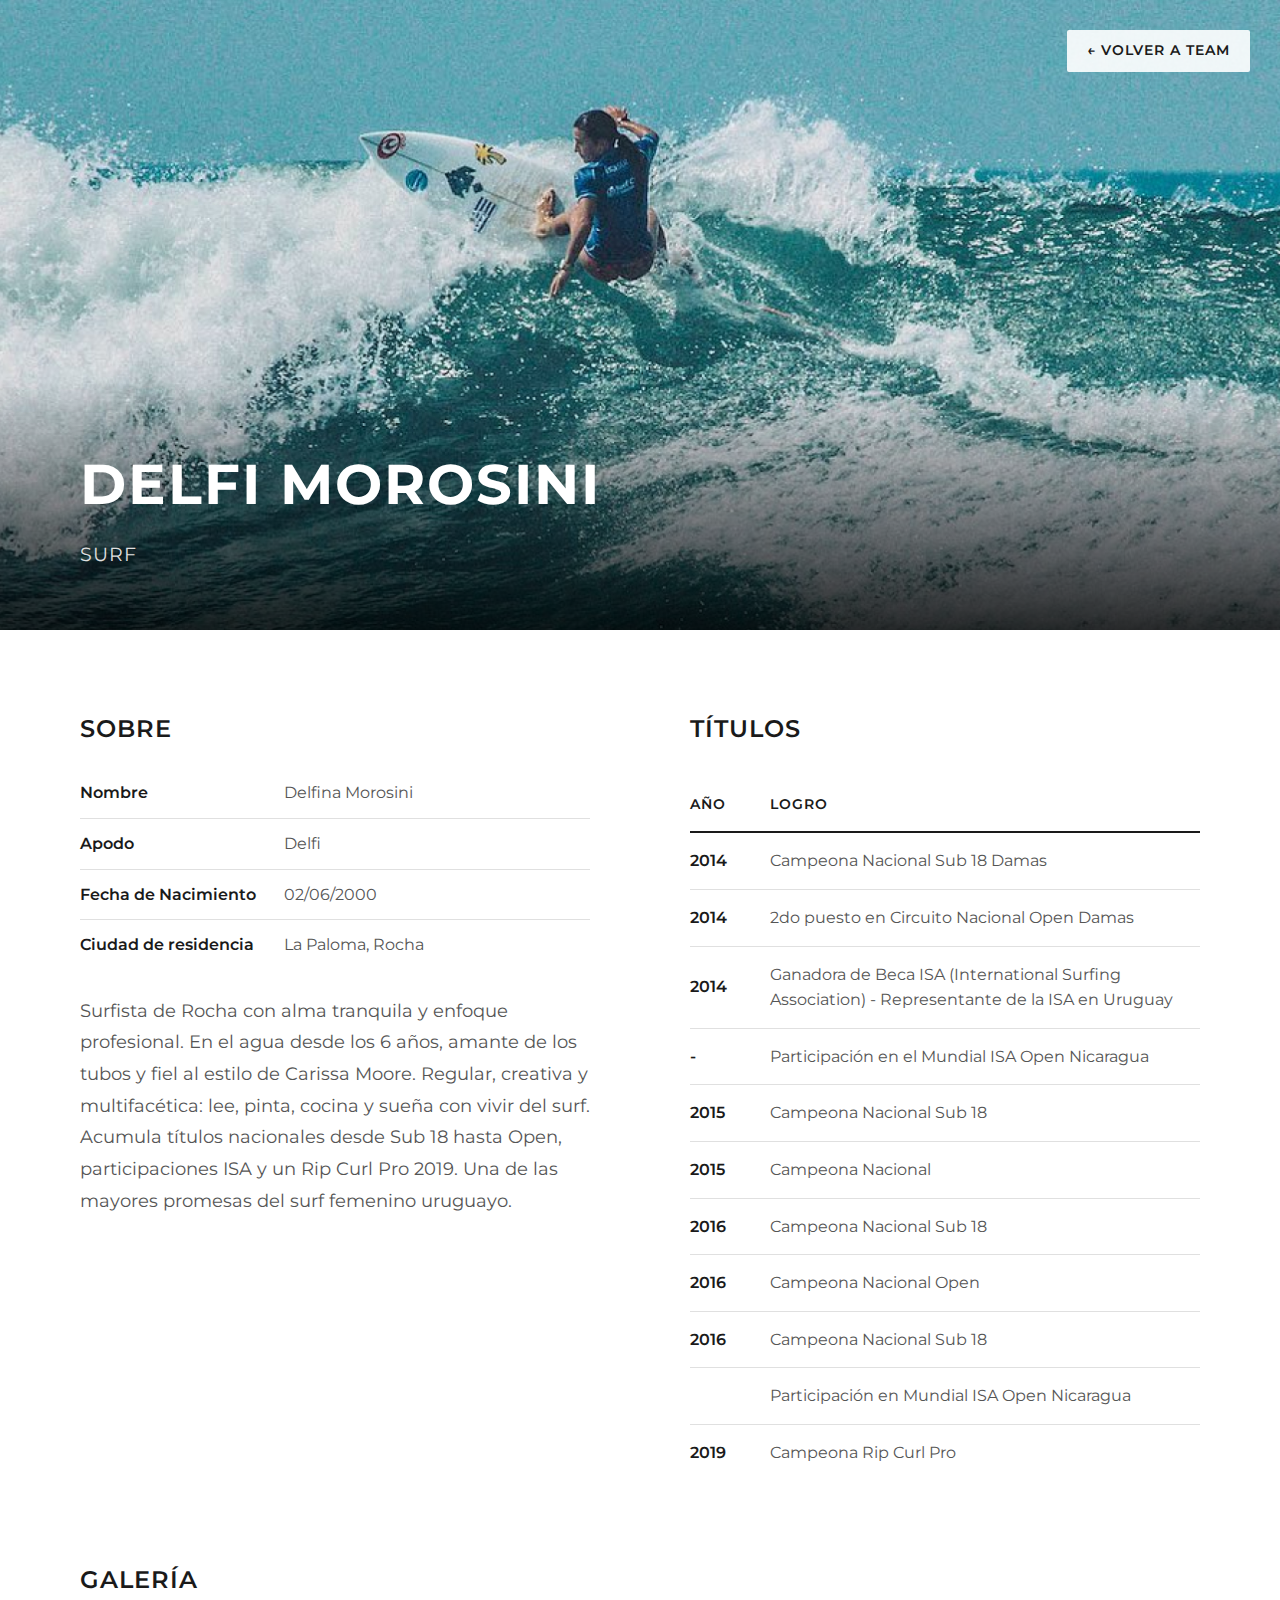
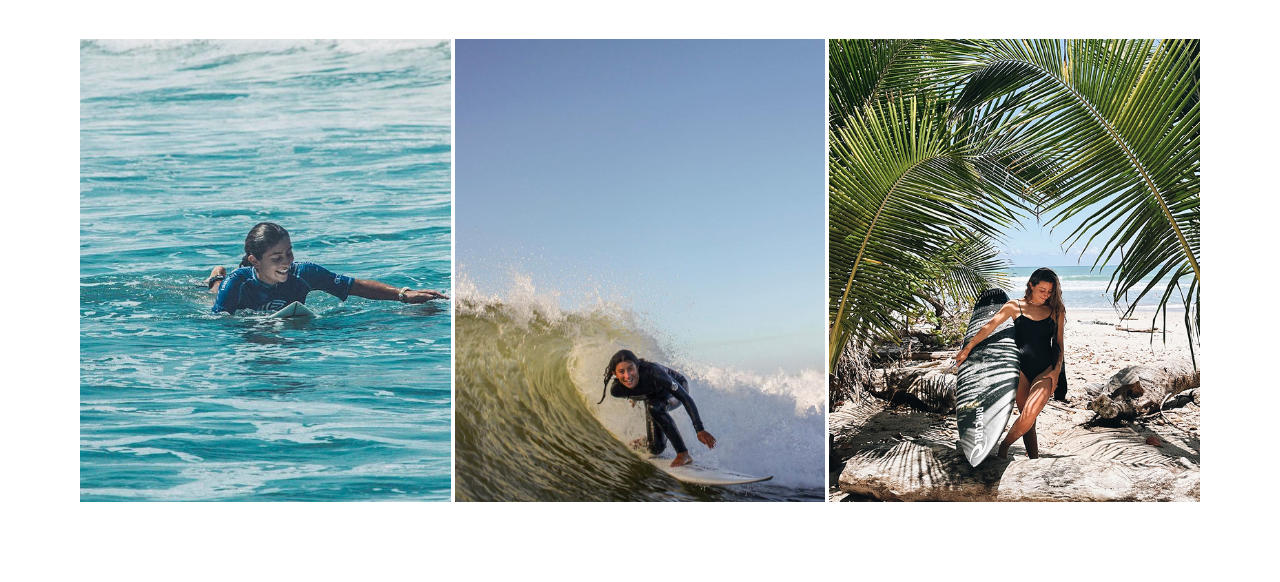
<file: delfi-morosini.html>
<!DOCTYPE html>
<html lang="es">

<head>
    <meta charset="UTF-8">
    <meta name="viewport" content="width=device-width, initial-scale=1.0">
    <title>Delfi Morosini - Team Riders</title>
    <link rel="preconnect" href="https://fonts.googleapis.com">
    <link rel="preconnect" href="https://fonts.gstatic.com" crossorigin>
    <link
        href="https://fonts.googleapis.com/css2?family=Caveat+Brush&family=Google+Sans+Code:ital,wght@0,300..800;1,300..800&family=Montserrat:ital,wght@0,100..900;1,100..900&display=swap"
        rel="stylesheet">
    <link rel="stylesheet" href="css/team-member.css">
</head>

<body>
    <div class="hero-banner">
        <a href="index.html" class="back-to-team">← Volver a Team</a>
        <img src="images/Fotos riders/banners/bannerDelfi.jpg" alt="Delfi Morosini">
        <div class="hero-content">
            <h1 class="hero-name">Delfi Morosini</h1>
            <p class="hero-subtitle">Surf</p>
        </div>
    </div>

    <div class="container">
        <div class="content-section">
            <div class="description-block">
                <h2 class="description-title">Sobre</h2>
                <table class="info-table">
                    <tr>
                        <td>Nombre</td>
                        <td>Delfina Morosini</td>
                    </tr>
                    <tr>
                        <td>Apodo</td>
                        <td>Delfi</td>
                    </tr>
                    <tr>
                        <td>Fecha de Nacimiento</td>
                        <td>02/06/2000</td>
                    </tr>
                    <tr>
                        <td>Ciudad de residencia</td>
                        <td>La Paloma, Rocha</td>
                    </tr>
                </table>
                <p class="description-text">
                    Surfista de Rocha con alma tranquila y enfoque profesional. En el agua desde los 6 años, amante de
                    los tubos y fiel al estilo de Carissa Moore. Regular, creativa y multifacética: lee, pinta, cocina y
                    sueña con vivir del surf. Acumula títulos nacionales desde Sub 18 hasta Open, participaciones ISA y
                    un Rip Curl Pro 2019. Una de las mayores promesas del surf femenino uruguayo.
                </p>
            </div>

            <div class="achievements-block">
                <h2 class="achievements-title">Títulos</h2>
                <table class="achievements-table">
                    <thead>
                        <tr>
                            <th>Año</th>
                            <th>Logro</th>
                        </tr>
                    </thead>
                    <tbody>
                        <tr>
                            <td class="year">2014</td>
                            <td>Campeona Nacional Sub 18 Damas</td>
                        </tr>
                        <tr>
                            <td class="year">2014</td>
                            <td>2do puesto en Circuito Nacional Open Damas</td>
                        </tr>
                        <tr>
                            <td class="year">2014</td>
                            <td>Ganadora de Beca ISA (International Surfing Association) - Representante de la ISA en
                                Uruguay</td>
                        </tr>
                        <tr>
                            <td class="year">-</td>
                            <td>Participación en el Mundial ISA Open Nicaragua</td>
                        </tr>
                        <tr>
                            <td class="year">2015</td>
                            <td>Campeona Nacional Sub 18</td>
                        </tr>
                        <tr>
                            <td class="year">2015</td>
                            <td>Campeona Nacional</td>
                        </tr>
                        <tr>
                            <td class="year">2016</td>
                            <td>Campeona Nacional Sub 18</td>
                        </tr>
                        <tr>
                            <td class="year">2016</td>
                            <td>Campeona Nacional Open</td>
                        </tr>
                        <tr>
                            <td class="year">2016</td>
                            <td>Campeona Nacional Sub 18</td>
                        </tr>
                        <tr>
                            <td class="year"></td>
                            <td>Participación en Mundial ISA Open Nicaragua</td>
                        </tr>
                        <tr>
                            <td class="year">2019</td>
                            <td>Campeona Rip Curl Pro</td>
                        </tr>
                    </tbody>
                </table>
            </div>
        </div>

        <div class="gallery-section">
            <h2 class="gallery-title">Galería</h2>
            <div class="gallery-grid">
                <div class="gallery-item">
                    <img src="images/Fotos riders/fotosDelfi/197508997_485305389426371_8061694910525767740_n.jpg"
                        alt="Delfi Morosini">
                </div>
                <div class="gallery-item">
                    <img src="images/Fotos riders/fotosDelfi/408286814_1021252745824861_4361326167896370594_n.jpg"
                        alt="Delfi Morosini">
                </div>
                <div class="gallery-item">
                    <img src="images/Fotos riders/fotosDelfi/541224650_18522742039061880_962252763311468122_n 1 (5).jpg"
                        alt="Delfi Morosini">
                </div>
            </div>
        </div>
    </div>
</body>

</html>
</file>
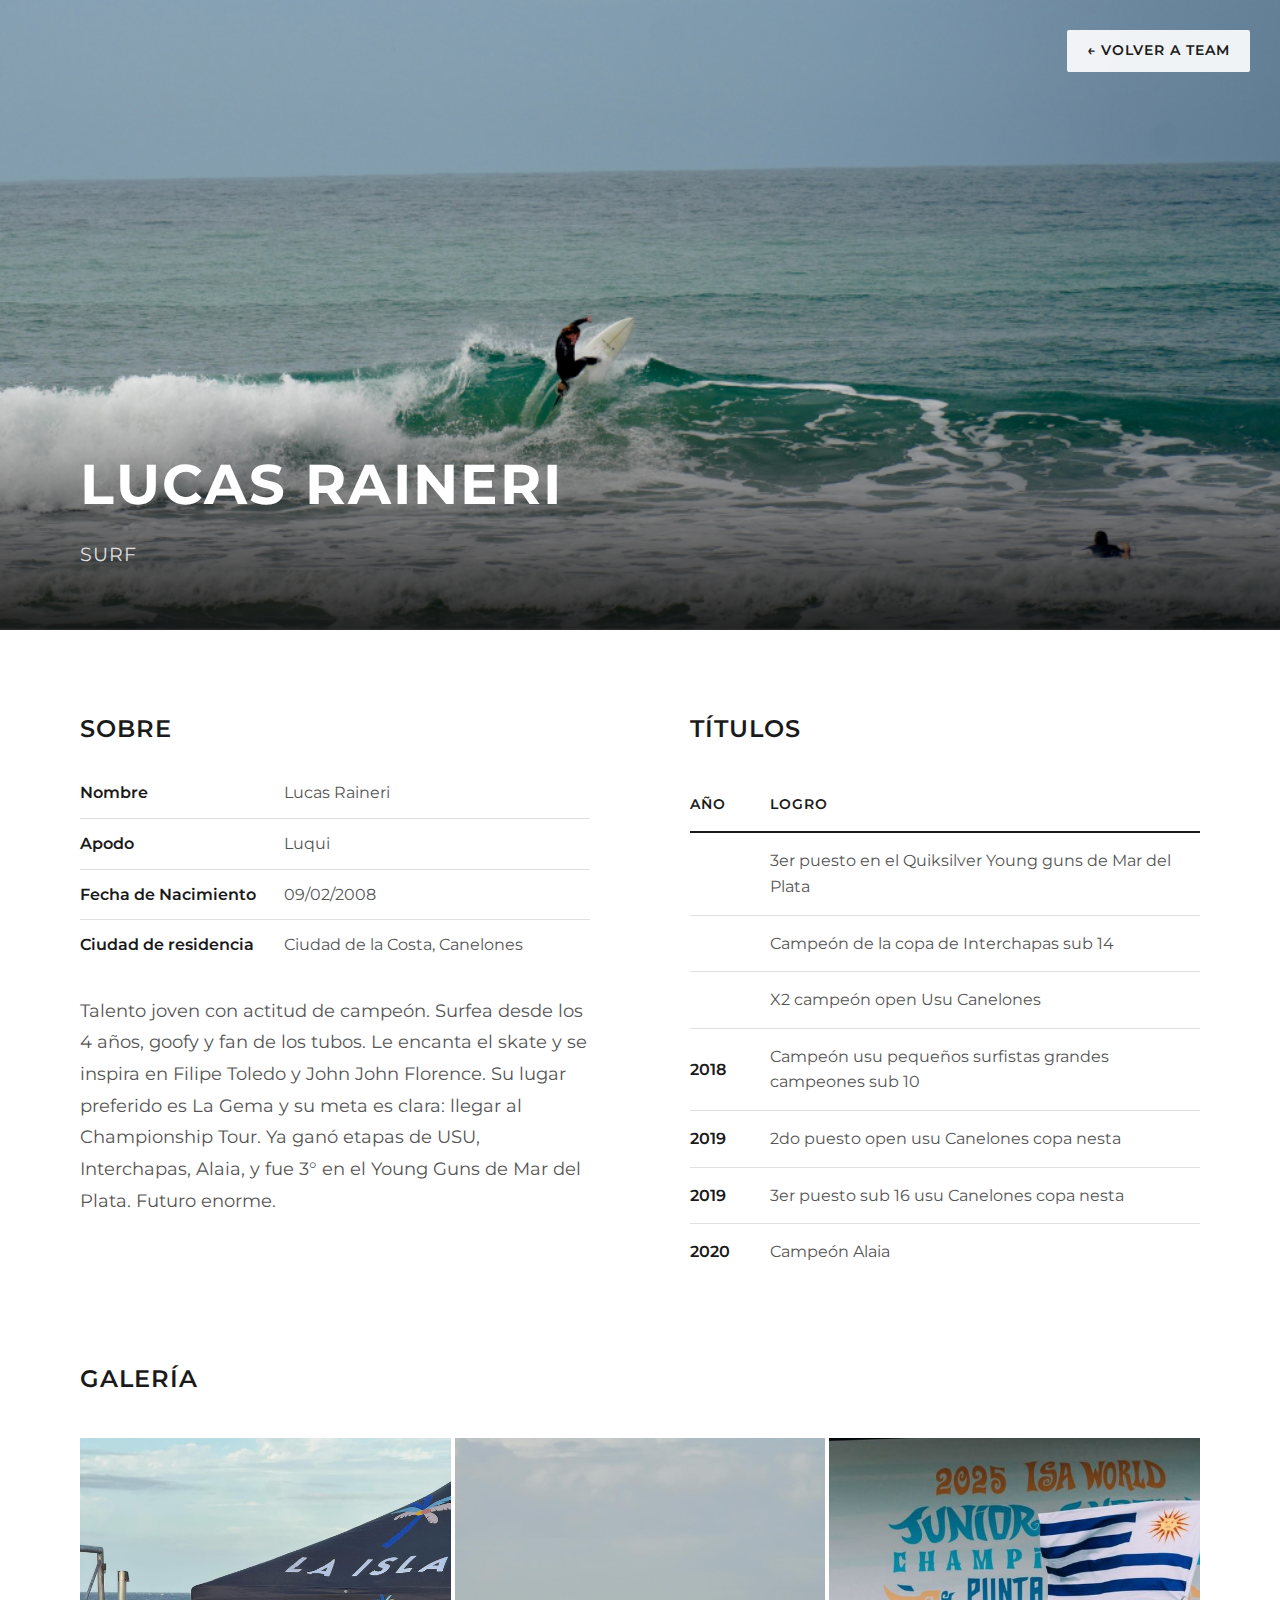
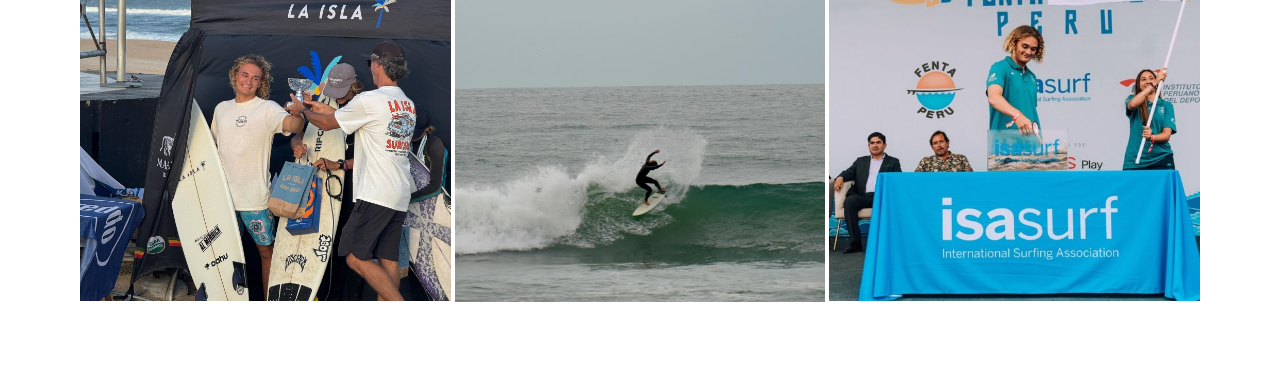
<file: lucas-raineri.html>
<!DOCTYPE html>
<html lang="es">

<head>
    <meta charset="UTF-8">
    <meta name="viewport" content="width=device-width, initial-scale=1.0">
    <title>Lucas Raineri - Team Riders</title>
    <link rel="preconnect" href="https://fonts.googleapis.com">
    <link rel="preconnect" href="https://fonts.gstatic.com" crossorigin>
    <link
        href="https://fonts.googleapis.com/css2?family=Caveat+Brush&family=Google+Sans+Code:ital,wght@0,300..800;1,300..800&family=Montserrat:ital,wght@0,100..900;1,100..900&display=swap"
        rel="stylesheet">
    <link rel="stylesheet" href="css/team-member.css">
</head>

<body>
    <div class="hero-banner">
        <a href="index.html" class="back-to-team">← Volver a Team</a>
        <img src="images/Fotos riders/banners/bannerLucas.jpg" alt="Lucas Raineri">
        <div class="hero-content">
            <h1 class="hero-name">Lucas Raineri</h1>
            <p class="hero-subtitle">Surf</p>
        </div>
    </div>

    <div class="container">
        <div class="content-section">
            <div class="description-block">
                <h2 class="description-title">Sobre</h2>
                <table class="info-table">
                    <tr>
                        <td>Nombre</td>
                        <td>Lucas Raineri</td>
                    </tr>
                    <tr>
                        <td>Apodo</td>
                        <td>Luqui</td>
                    </tr>
                    <tr>
                        <td>Fecha de Nacimiento</td>
                        <td>09/02/2008</td>
                    </tr>
                    <tr>
                        <td>Ciudad de residencia</td>
                        <td>Ciudad de la Costa, Canelones</td>
                    </tr>
                </table>
                <p class="description-text">
                    Talento joven con actitud de campeón. Surfea desde los 4 años, goofy y fan de los tubos. Le encanta
                    el skate y se inspira en Filipe Toledo y John John Florence. Su lugar preferido es La Gema y su meta
                    es clara: llegar al Championship Tour. Ya ganó etapas de USU, Interchapas, Alaia, y fue 3° en el
                    Young Guns de Mar del Plata. Futuro enorme.
                </p>
            </div>

            <div class="achievements-block">
                <h2 class="achievements-title">Títulos</h2>
                <table class="achievements-table">
                    <thead>
                        <tr>
                            <th>Año</th>
                            <th>Logro</th>
                        </tr>
                    </thead>
                    <tbody>
                        <tr>
                            <td class="year"></td>
                            <td>3er puesto en el Quiksilver Young guns de Mar del Plata</td>
                        </tr>
                        <tr>
                            <td class="year"></td>
                            <td>Campeón de la copa de Interchapas sub 14</td>
                        </tr>
                        <tr>
                            <td class="year"></td>
                            <td>X2 campeón open Usu Canelones</td>
                        </tr>

                        <tr>
                            <td class="year">2018</td>
                            <td>Campeón usu pequeños surfistas grandes campeones sub 10</td>
                        </tr>
                        <tr>
                            <td class="year">2019</td>
                            <td>2do puesto open usu Canelones copa nesta</td>
                        </tr>
                        <tr>
                            <td class="year">2019</td>
                            <td>3er puesto sub 16 usu Canelones copa nesta</td>
                        </tr>
                        <tr>
                            <td class="year">2020</td>
                            <td>Campeón Alaia</td>
                        </tr>
                    </tbody>
                </table>
            </div>
        </div>

        <div class="gallery-section">
            <h2 class="gallery-title">Galería</h2>
            <div class="gallery-grid">
                <div class="gallery-item">
                    <img src="images/Fotos riders/fotosLucas/485064386_18305511844234106_1435051770971562557_n.jpg"
                        alt="Lucas Raineri">
                </div>
                <div class="gallery-item">
                    <img src="images/Fotos riders/fotosLucas/539004386_18323735101234106_2796422226357487573_n.jpg"
                        alt="Lucas Raineri">
                </div>
                <div class="gallery-item">
                    <img src="images/Fotos riders/fotosLucas/590411732_18338631151234106_4499763715606417067_n.jpg"
                        alt="Lucas Raineri">
                </div>
            </div>
        </div>
    </div>
</body>

</html>
</file>
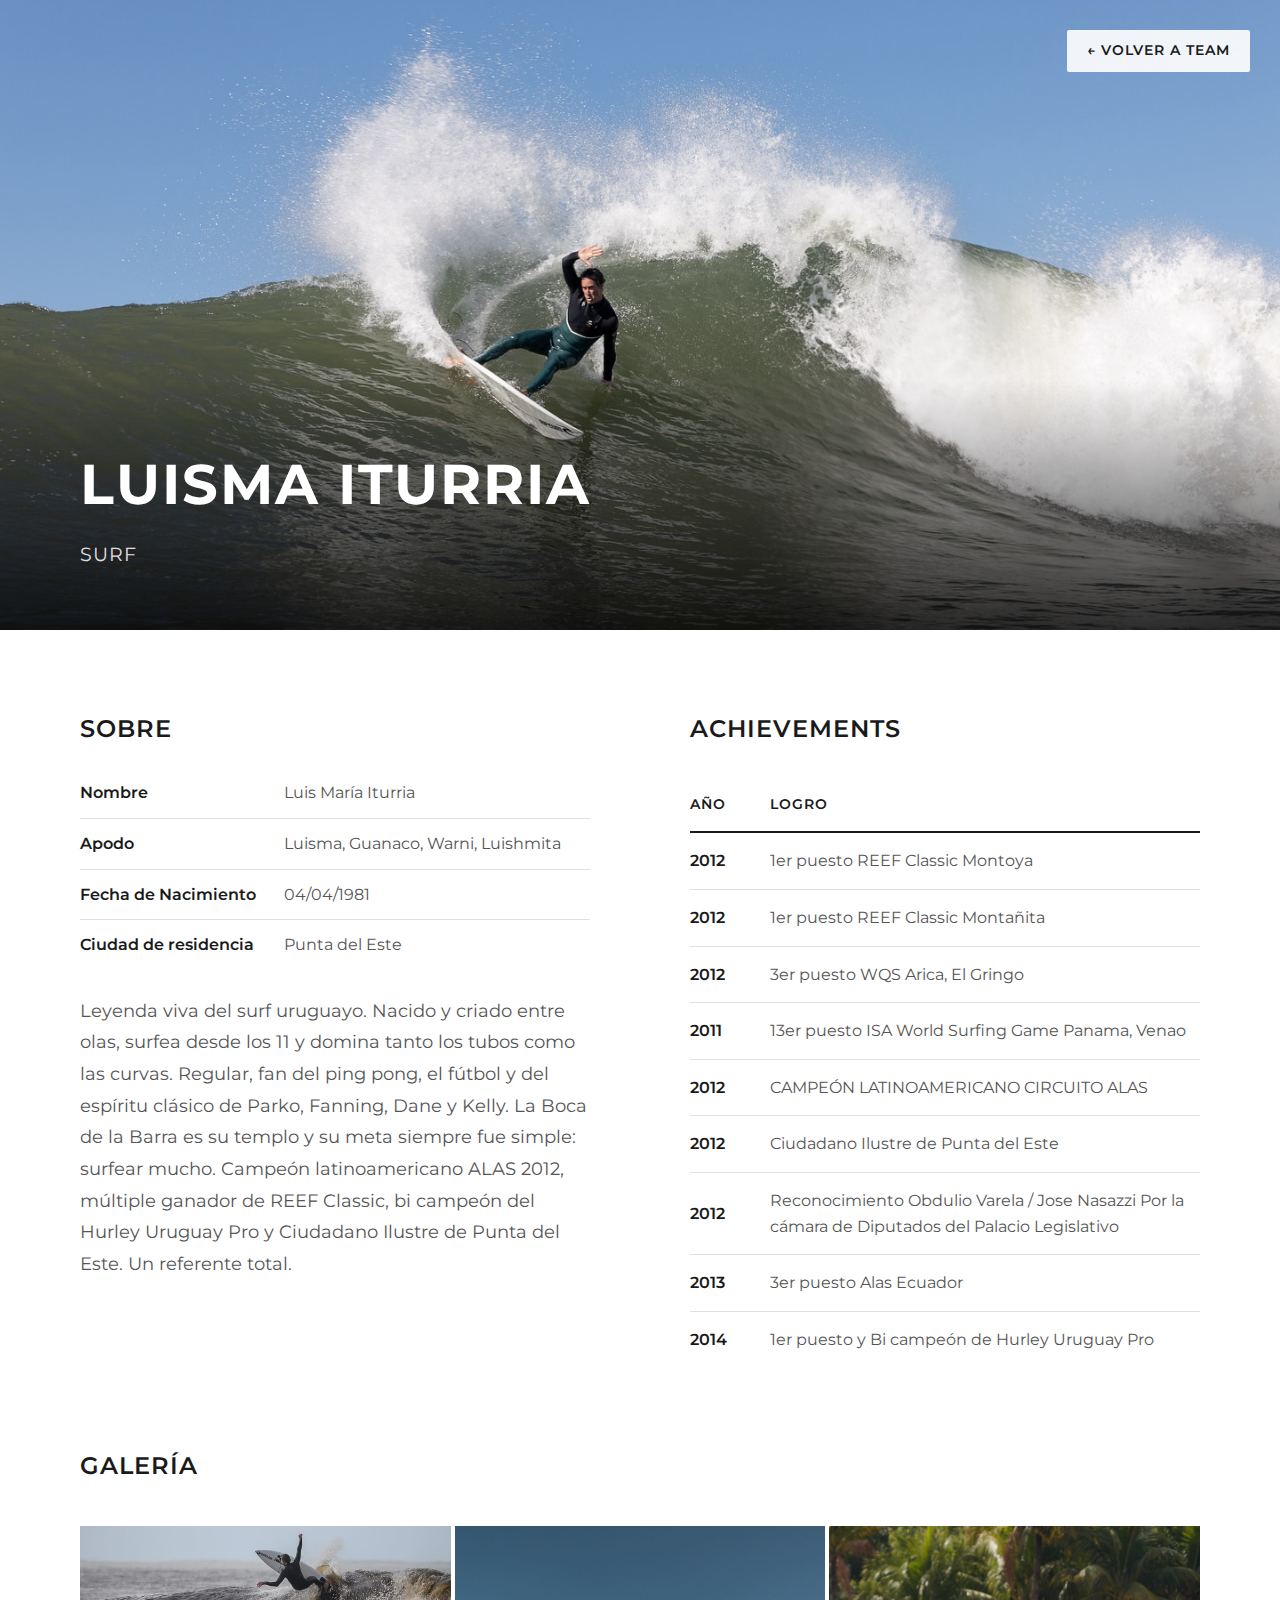
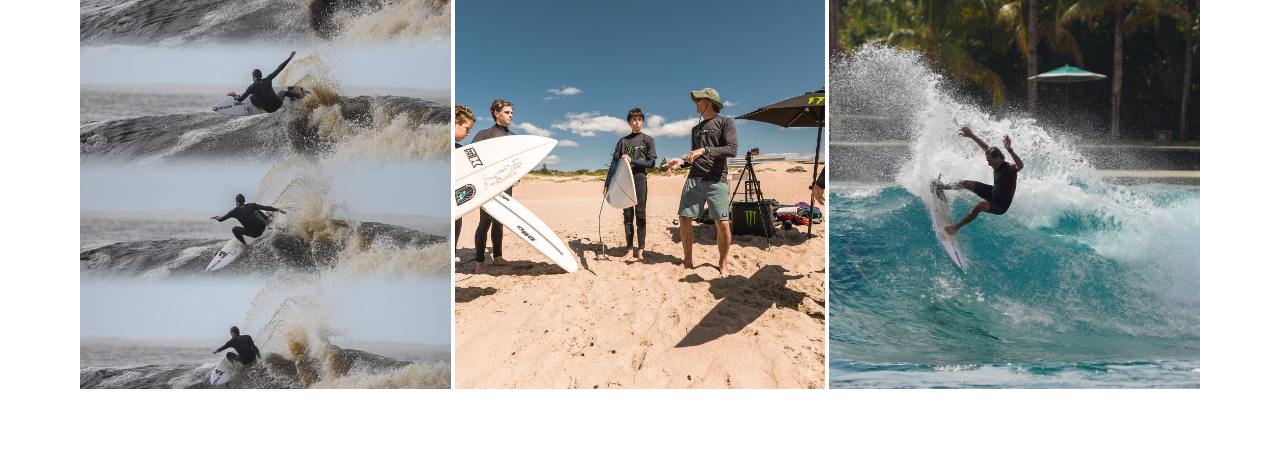
<file: luisma-iturria.html>
<!DOCTYPE html>
<html lang="es">

<head>
    <meta charset="UTF-8">
    <meta name="viewport" content="width=device-width, initial-scale=1.0">
    <title>Luisma Iturria - Team Riders</title>
    <link rel="preconnect" href="https://fonts.googleapis.com">
    <link rel="preconnect" href="https://fonts.gstatic.com" crossorigin>
    <link
        href="https://fonts.googleapis.com/css2?family=Caveat+Brush&family=Google+Sans+Code:ital,wght@0,300..800;1,300..800&family=Montserrat:ital,wght@0,100..900;1,100..900&display=swap"
        rel="stylesheet">
    <link rel="stylesheet" href="css/team-member.css">
</head>

<body>
    <!-- Banner principal -->
    <div class="hero-banner">
        <a href="index.html" class="back-to-team">← Volver a Team</a>
        <img src="images/Fotos riders/banners/bannerLuisma.jpg" alt="Luisma Iturria">
        <div class="hero-content">
            <h1 class="hero-name">Luisma Iturria</h1>
            <p class="hero-subtitle">Surf</p>
        </div>
    </div>

    <!-- Contenedor principal -->
    <div class="container">
        <!-- Sección de dos columnas -->
        <div class="content-section">
            <!-- Columna izquierda: Descripción -->
            <div class="description-block">
                <h2 class="description-title">Sobre</h2>
                <table class="info-table">
                    <tr>
                        <td>Nombre</td>
                        <td>Luis María Iturria</td>
                    </tr>
                    <tr>
                        <td>Apodo</td>
                        <td>Luisma, Guanaco, Warni, Luishmita</td>
                    </tr>
                    <tr>
                        <td>Fecha de Nacimiento</td>
                        <td>04/04/1981</td>
                    </tr>
                    <tr>
                        <td>Ciudad de residencia</td>
                        <td>Punta del Este</td>
                    </tr>
                </table>
                <p class="description-text">
                    Leyenda viva del surf uruguayo. Nacido y criado entre olas, surfea desde los 11 y domina tanto los
                    tubos como las curvas. Regular, fan del ping pong, el fútbol y del espíritu clásico de Parko,
                    Fanning, Dane y Kelly. La Boca de la Barra es su templo y su meta siempre fue simple: surfear mucho.
                    Campeón latinoamericano ALAS 2012, múltiple ganador de REEF Classic, bi campeón del Hurley Uruguay
                    Pro y Ciudadano Ilustre de Punta del Este. Un referente total.
                </p>
            </div>

            <!-- Columna derecha: Achievements -->
            <div class="achievements-block">
                <h2 class="achievements-title">Achievements</h2>
                <table class="achievements-table">
                    <thead>
                        <tr>
                            <th>Año</th>
                            <th>Logro</th>
                        </tr>
                    </thead>
                    <tbody>
                        <tr>
                            <td class="year">2012</td>
                            <td>1er puesto REEF Classic Montoya</td>
                        </tr>
                        <tr>
                            <td class="year">2012</td>
                            <td>1er puesto REEF Classic Montañita</td>
                        </tr>
                        <tr>
                            <td class="year">2012</td>
                            <td>3er puesto WQS Arica, El Gringo</td>
                        </tr>
                        <tr>
                            <td class="year">2011</td>
                            <td>13er puesto ISA World Surfing Game Panama, Venao</td>
                        </tr>
                        <tr>
                            <td class="year">2012</td>
                            <td>CAMPEÓN LATINOAMERICANO CIRCUITO ALAS</td>
                        </tr>
                        <tr>
                            <td class="year">2012</td>
                            <td>Ciudadano Ilustre de Punta del Este</td>
                        </tr>
                        <tr>
                            <td class="year">2012</td>
                            <td>Reconocimiento Obdulio Varela / Jose Nasazzi Por la cámara de Diputados del Palacio
                                Legislativo</td>
                        </tr>
                        <tr>
                            <td class="year">2013</td>
                            <td>3er puesto Alas Ecuador</td>
                        </tr>
                        <tr>
                            <td class="year">2014</td>
                            <td>1er puesto y Bi campeón de Hurley Uruguay Pro</td>
                        </tr>
                    </tbody>
                </table>
            </div>
        </div>

        <!-- Galería de fotos -->
        <div class="gallery-section">
            <h2 class="gallery-title">Galería</h2>
            <div class="gallery-grid">
                <div class="gallery-item">
                    <img src="images/Fotos riders/fotosLuisma/436540399_409327965311817_6834716693054078285_n.jpg"
                        alt="Luisma Iturria">
                </div>
                <div class="gallery-item">
                    <img src="images/Fotos riders/fotosLuisma/468879123_18469382863045299_7319050985812629607_n.jpg"
                        alt="Luisma Iturria">
                </div>
                <div class="gallery-item">
                    <img src="images/Fotos riders/fotosLuisma/499378333_18501839665045299_3172476259613430087_n.jpg"
                        alt="Luisma Iturria">
                </div>
            </div>
        </div>
    </div>
</body>

</html>
</file>
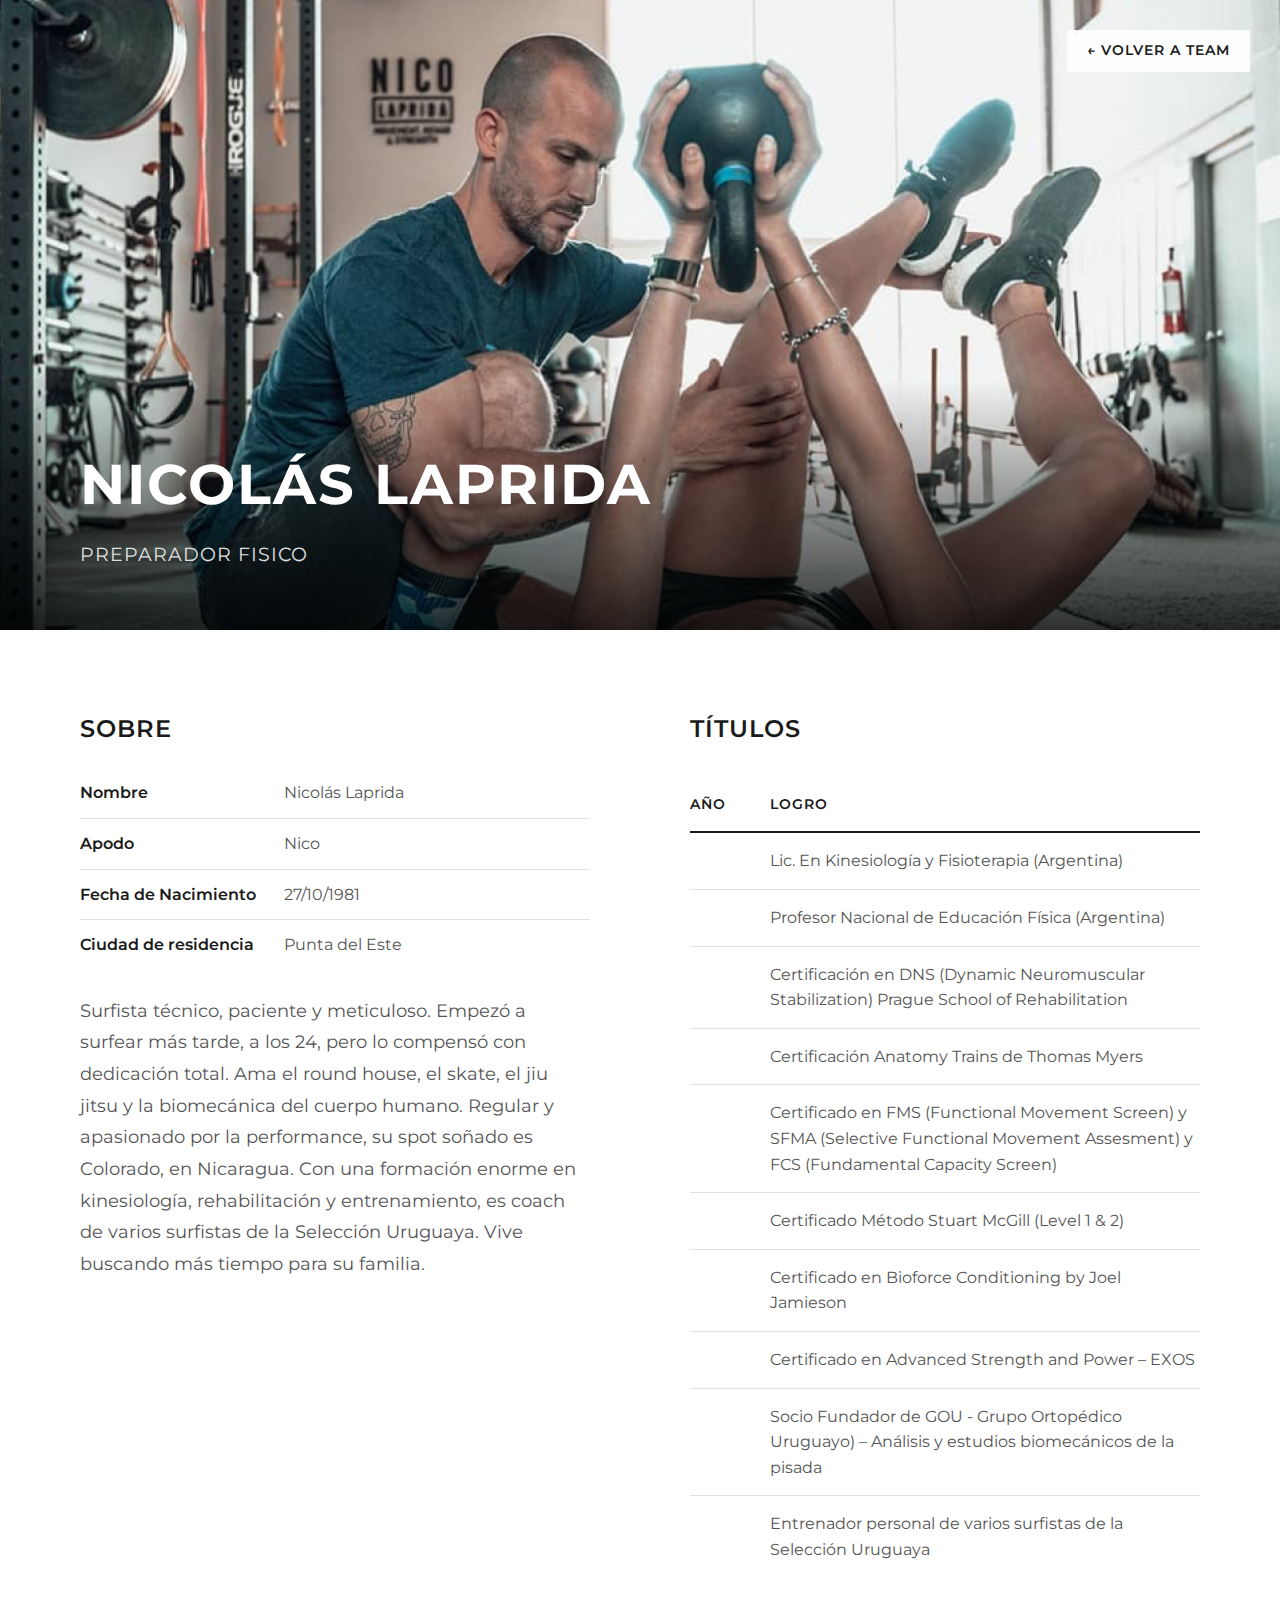
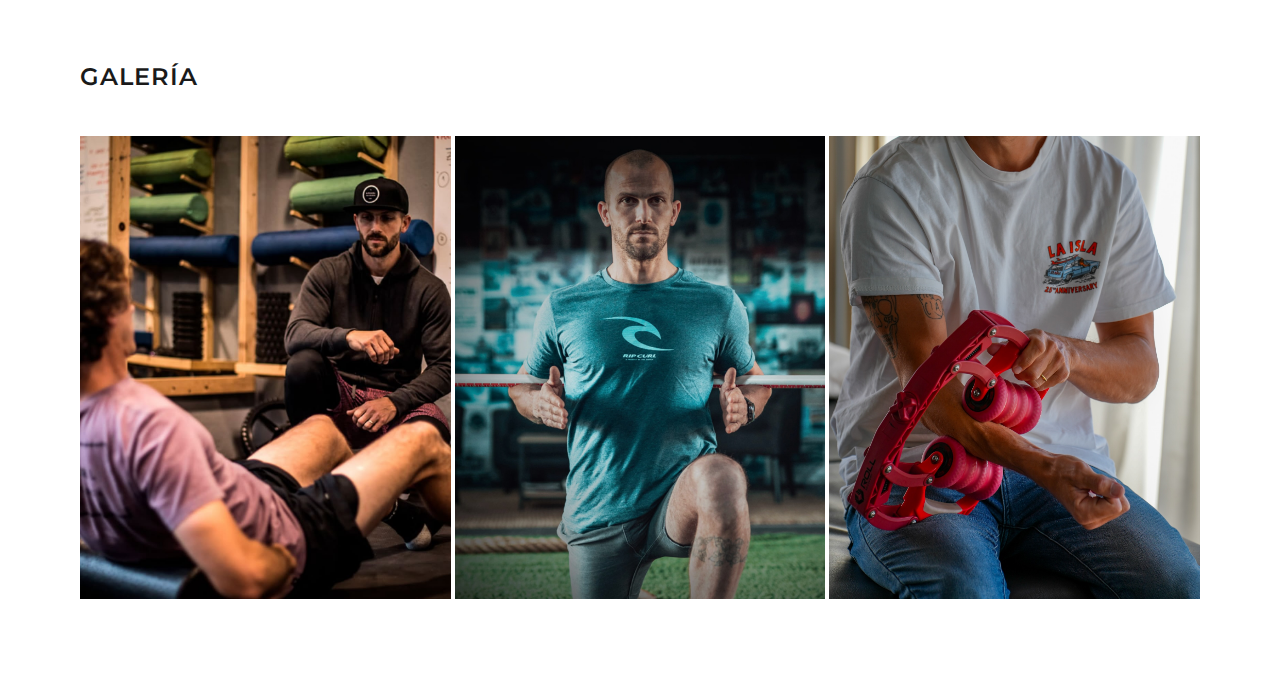
<file: nicolas-laprida.html>
<!DOCTYPE html>
<html lang="es">

<head>
    <meta charset="UTF-8">
    <meta name="viewport" content="width=device-width, initial-scale=1.0">
    <title>Nicolás Laprida - Team Riders</title>
    <link rel="preconnect" href="https://fonts.googleapis.com">
    <link rel="preconnect" href="https://fonts.gstatic.com" crossorigin>
    <link
        href="https://fonts.googleapis.com/css2?family=Caveat+Brush&family=Google+Sans+Code:ital,wght@0,300..800;1,300..800&family=Montserrat:ital,wght@0,100..900;1,100..900&display=swap"
        rel="stylesheet">
    <link rel="stylesheet" href="css/team-member.css">
</head>

<body>
    <div class="hero-banner">
        <a href="index.html" class="back-to-team">← Volver a Team</a>
        <img src="images/Fotos riders/banners/bannerNico.jpg" alt="Nicolás Laprida">
        <div class="hero-content">
            <h1 class="hero-name">Nicolás Laprida</h1>
            <p class="hero-subtitle">Preparador Fisico</p>
        </div>
    </div>

    <div class="container">
        <div class="content-section">
            <div class="description-block">
                <h2 class="description-title">Sobre</h2>
                <table class="info-table">
                    <tr>
                        <td>Nombre</td>
                        <td>Nicolás Laprida</td>
                    </tr>
                    <tr>
                        <td>Apodo</td>
                        <td>Nico</td>
                    </tr>
                    <tr>
                        <td>Fecha de Nacimiento</td>
                        <td>27/10/1981</td>
                    </tr>
                    <tr>
                        <td>Ciudad de residencia</td>
                        <td>Punta del Este</td>
                    </tr>
                </table>
                <p class="description-text">
                    Surfista técnico, paciente y meticuloso. Empezó a surfear más tarde, a los 24, pero lo compensó con
                    dedicación total. Ama el round house, el skate, el jiu jitsu y la biomecánica del cuerpo humano.
                    Regular y apasionado por la performance, su spot soñado es Colorado, en Nicaragua. Con una formación
                    enorme en kinesiología, rehabilitación y entrenamiento, es coach de varios surfistas de la Selección
                    Uruguaya. Vive buscando más tiempo para su familia.
                </p>
            </div>

            <div class="achievements-block">
                <h2 class="achievements-title">Títulos</h2>
                <table class="achievements-table">
                    <thead>
                        <tr>
                            <th>Año</th>
                            <th>Logro</th>
                        </tr>
                    </thead>
                    <tbody>
                        <tr>
                            <td class="year"></td>
                            <td>Lic. En Kinesiología y Fisioterapia (Argentina)</td>
                        </tr>
                        <tr>
                            <td class="year"></td>
                            <td>Profesor Nacional de Educación Física (Argentina)</td>
                        </tr>
                        <tr>
                            <td class="year"></td>
                            <td>Certificación en DNS (Dynamic Neuromuscular Stabilization) Prague School of
                                Rehabilitation</td>
                        </tr>
                        <tr>
                            <td class="year"></td>
                            <td>Certificación Anatomy Trains de Thomas Myers</td>
                        </tr>
                        <tr>
                            <td class="year"></td>
                            <td>Certificado en FMS (Functional Movement Screen) y SFMA (Selective Functional Movement
                                Assesment) y FCS (Fundamental Capacity Screen)</td>
                        </tr>
                        <tr>
                            <td class="year"></td>
                            <td>Certificado Método Stuart McGill (Level 1 & 2)</td>
                        </tr>
                        <tr>
                            <td class="year"></td>
                            <td>Certificado en Bioforce Conditioning by Joel Jamieson</td>
                        </tr>
                        <tr>
                            <td class="year"></td>
                            <td>Certificado en Advanced Strength and Power – EXOS</td>
                        </tr>
                        <tr>
                            <td class="year"></td>
                            <td>Socio Fundador de GOU - Grupo Ortopédico Uruguayo) – Análisis y estudios biomecánicos de
                                la pisada</td>
                        </tr>
                        <tr>
                            <td class="year"></td>
                            <td>Entrenador personal de varios surfistas de la Selección Uruguaya</td>
                        </tr>
                    </tbody>
                </table>
            </div>
        </div>

        <div class="gallery-section">
            <h2 class="gallery-title">Galería</h2>
            <div class="gallery-grid">
                <div class="gallery-item">
                    <img src="images/Fotos riders/fotosNicolas/522244611_18034417511672172_2992376541857566319_n.jpg"
                        alt="Nicolás Laprida">
                </div>
                <div class="gallery-item">
                    <img src="images/Fotos riders/fotosNicolas/552910243_18041242595672172_7664779222472701801_n.jpg"
                        alt="Nicolás Laprida">
                </div>
                <div class="gallery-item">
                    <img src="images/Fotos riders/fotosNicolas/588951662_18546880687030336_8080227614291138640_n.jpg"
                        alt="Nicolás Laprida">
                </div>
            </div>
        </div>
    </div>
</body>

</html>
</file>
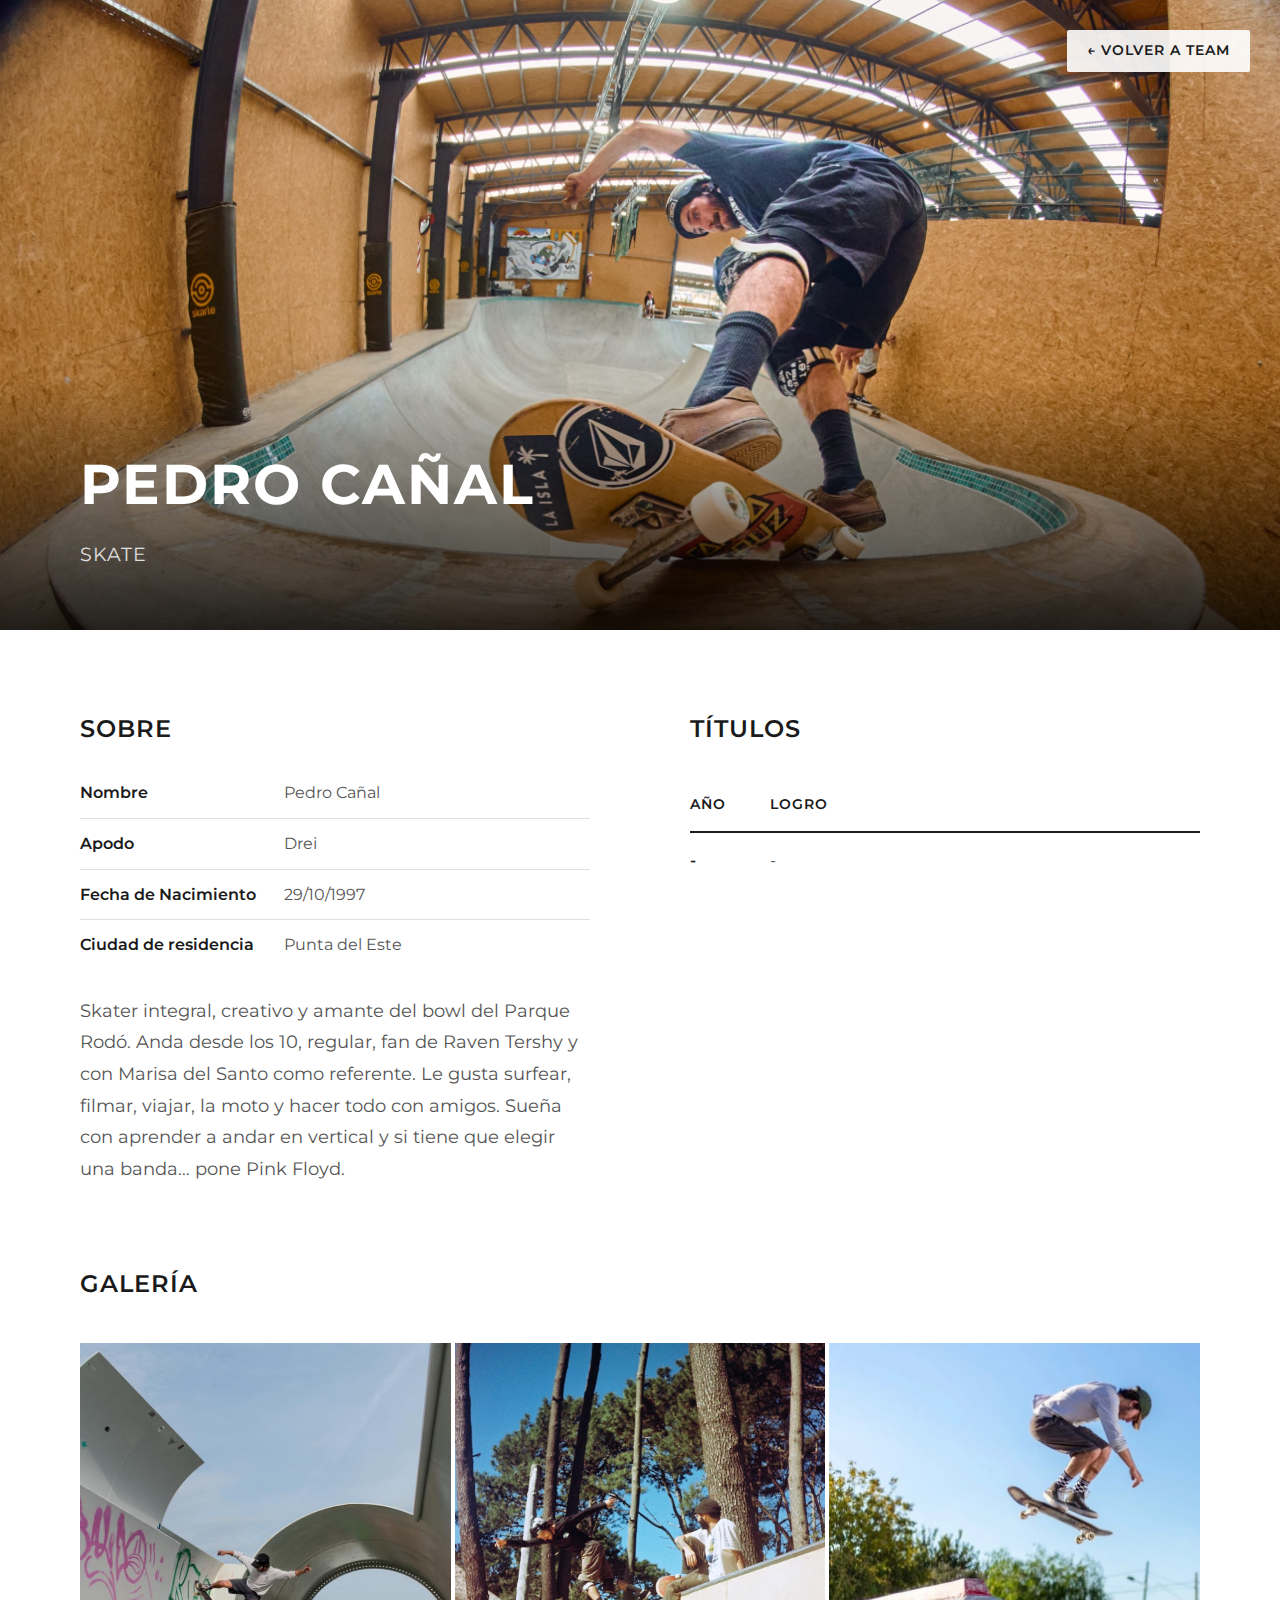
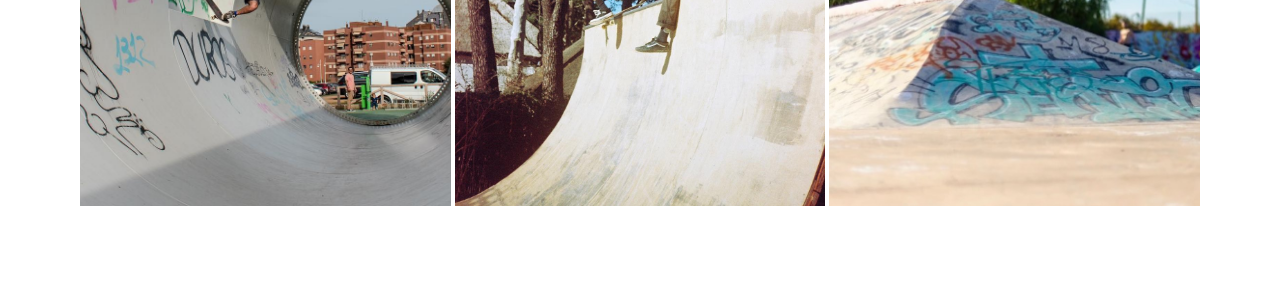
<file: pedro-canal.html>
<!DOCTYPE html>
<html lang="es">

<head>
    <meta charset="UTF-8">
    <meta name="viewport" content="width=device-width, initial-scale=1.0">
    <title>Pedro Cañal - Team Riders</title>
    <link rel="preconnect" href="https://fonts.googleapis.com">
    <link rel="preconnect" href="https://fonts.gstatic.com" crossorigin>
    <link
        href="https://fonts.googleapis.com/css2?family=Caveat+Brush&family=Google+Sans+Code:ital,wght@0,300..800;1,300..800&family=Montserrat:ital,wght@0,100..900;1,100..900&display=swap"
        rel="stylesheet">
    <link rel="stylesheet" href="css/team-member.css">
</head>

<body>
    <div class="hero-banner">
        <a href="index.html" class="back-to-team">← Volver a Team</a>
        <img src="images/Fotos riders/banners/bannerPedro.jpg" alt="Pedro Cañal">
        <div class="hero-content">
            <h1 class="hero-name">Pedro Cañal</h1>
            <p class="hero-subtitle">Skate</p>
        </div>
    </div>

    <div class="container">
        <div class="content-section">
            <div class="description-block">
                <h2 class="description-title">Sobre</h2>
                <table class="info-table">
                    <tr>
                        <td>Nombre</td>
                        <td>Pedro Cañal</td>
                    </tr>
                    <tr>
                        <td>Apodo</td>
                        <td>Drei</td>
                    </tr>
                    <tr>
                        <td>Fecha de Nacimiento</td>
                        <td>29/10/1997</td>
                    </tr>
                    <tr>
                        <td>Ciudad de residencia</td>
                        <td>Punta del Este</td>
                    </tr>
                </table>
                <p class="description-text">
                    Skater integral, creativo y amante del bowl del Parque Rodó. Anda desde los 10, regular, fan de
                    Raven Tershy y con Marisa del Santo como referente. Le gusta surfear, filmar, viajar, la moto y
                    hacer todo con amigos. Sueña con aprender a andar en vertical y si tiene que elegir una banda… pone
                    Pink Floyd.
                </p>
            </div>

            <div class="achievements-block">
                <h2 class="achievements-title">Títulos</h2>
                <table class="achievements-table">
                    <thead>
                        <tr>
                            <th>Año</th>
                            <th>Logro</th>
                        </tr>
                    </thead>
                    <tbody>
                        <tr>
                            <td class="year">-</td>
                            <td>-</td>
                        </tr>
                    </tbody>
                </table>
            </div>
        </div>

        <div class="gallery-section">
            <h2 class="gallery-title">Galería</h2>
            <div class="gallery-grid">
                <div class="gallery-item">
                    <img src="images/Fotos riders/fotosPedro/396800598_1783306435462316_3892346001267570213_n.jpg"
                        alt="Pedro Cañal">
                </div>
                <div class="gallery-item">
                    <img src="images/Fotos riders/fotosPedro/467390513_926501202730842_3879279677406590123_n.jpg"
                        alt="Pedro Cañal">
                </div>
                <div class="gallery-item">
                    <img src="images/Fotos riders/fotosPedro/467429863_1729367797851117_7869910260350315302_n.jpg"
                        alt="Pedro Cañal">
                </div>
            </div>
        </div>
    </div>
</body>

</html>
</file>
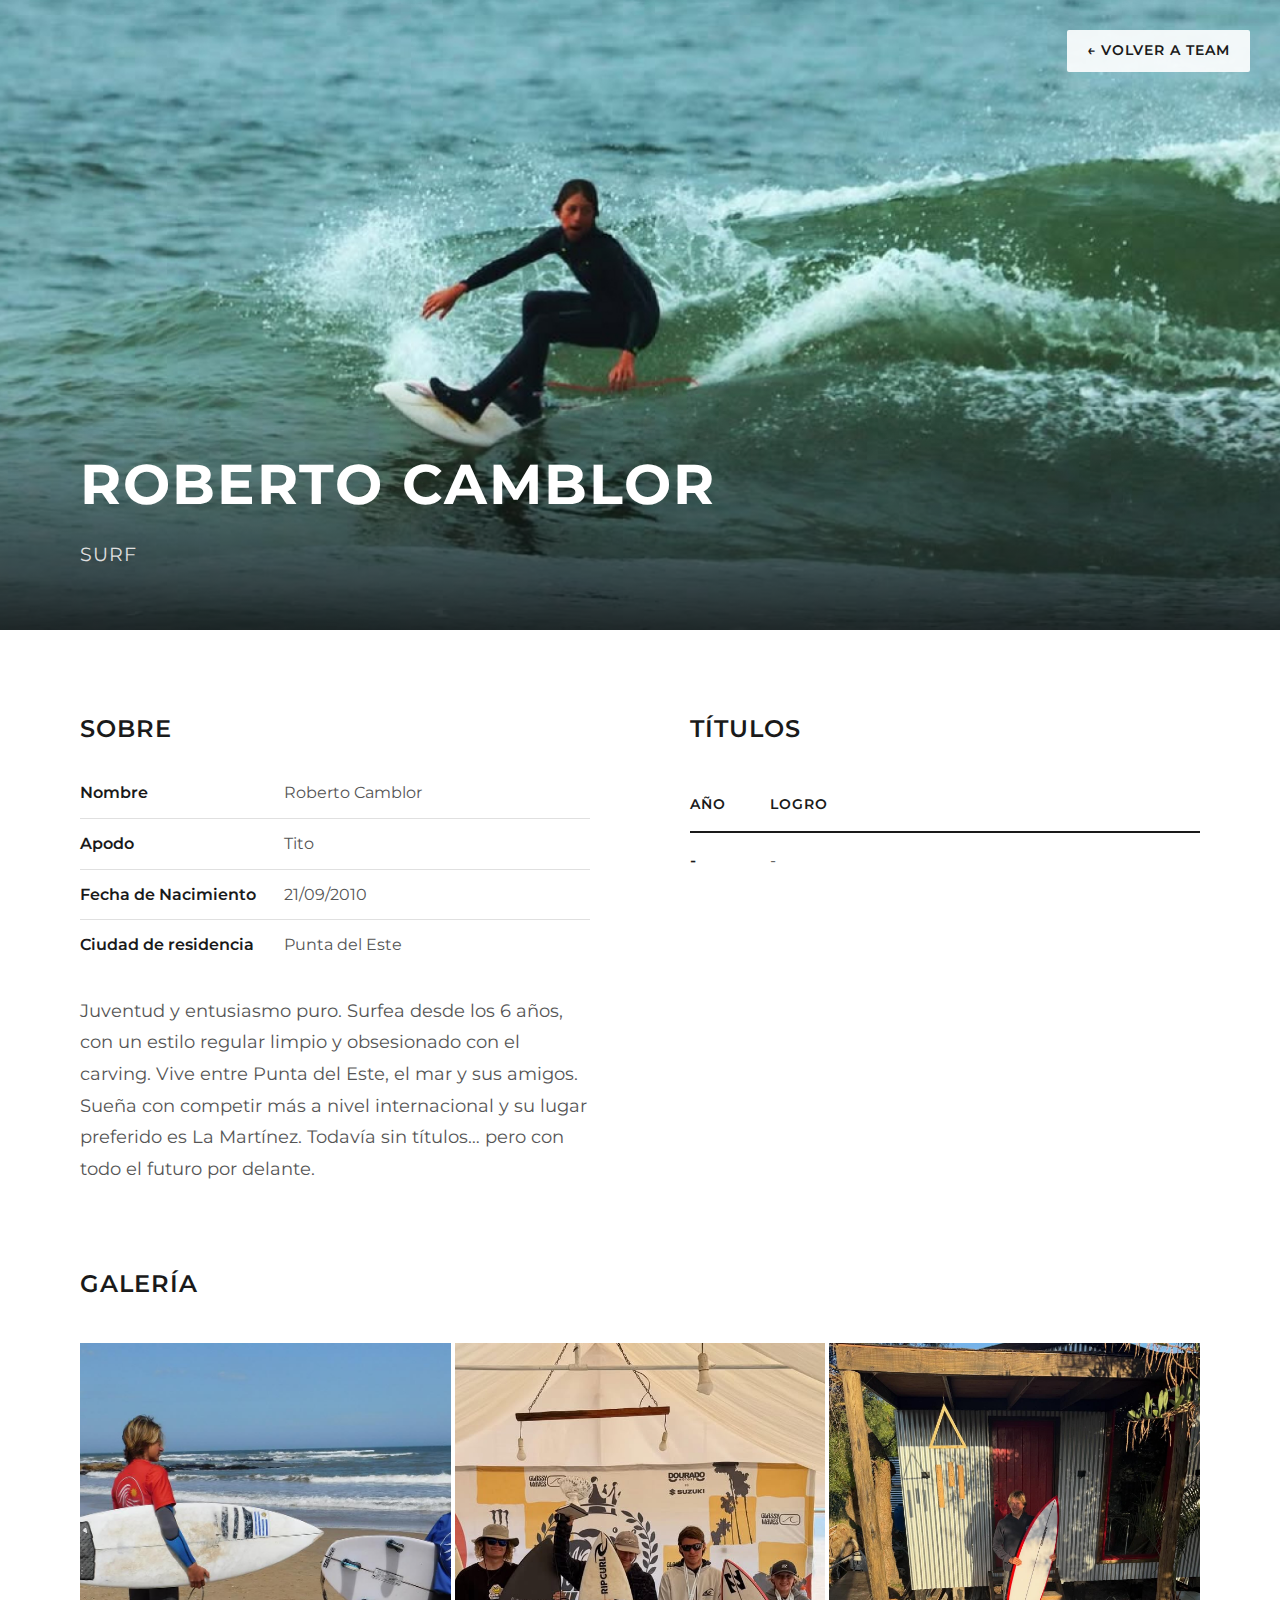
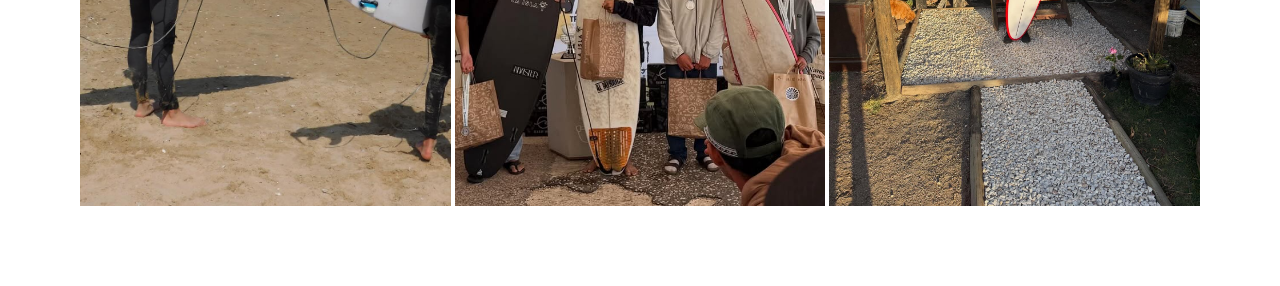
<file: roberto-camblor.html>
<!DOCTYPE html>
<html lang="es">

<head>
    <meta charset="UTF-8">
    <meta name="viewport" content="width=device-width, initial-scale=1.0">
    <title>Roberto Camblor - Team Riders</title>
    <link rel="preconnect" href="https://fonts.googleapis.com">
    <link rel="preconnect" href="https://fonts.gstatic.com" crossorigin>
    <link
        href="https://fonts.googleapis.com/css2?family=Caveat+Brush&family=Google+Sans+Code:ital,wght@0,300..800;1,300..800&family=Montserrat:ital,wght@0,100..900;1,100..900&display=swap"
        rel="stylesheet">
    <link rel="stylesheet" href="css/team-member.css">
</head>

<body>
    <div class="hero-banner">
        <a href="index.html" class="back-to-team">← Volver a Team</a>
        <img src="images/Fotos riders/banners/bannerTito.jpg" alt="Roberto Camblor">
        <div class="hero-content">
            <h1 class="hero-name">Roberto Camblor</h1>
            <p class="hero-subtitle">Surf</p>
        </div>
    </div>

    <div class="container">
        <div class="content-section">
            <div class="description-block">
                <h2 class="description-title">Sobre</h2>
                <table class="info-table">
                    <tr>
                        <td>Nombre</td>
                        <td>Roberto Camblor</td>
                    </tr>
                    <tr>
                        <td>Apodo</td>
                        <td>Tito</td>
                    </tr>
                    <tr>
                        <td>Fecha de Nacimiento</td>
                        <td>21/09/2010</td>
                    </tr>
                    <tr>
                        <td>Ciudad de residencia</td>
                        <td>Punta del Este</td>
                    </tr>
                </table>
                <p class="description-text">
                    Juventud y entusiasmo puro. Surfea desde los 6 años, con un estilo regular limpio y obsesionado con
                    el carving. Vive entre Punta del Este, el mar y sus amigos. Sueña con competir más a nivel
                    internacional y su lugar preferido es La Martínez. Todavía sin títulos… pero con todo el futuro por
                    delante.
                </p>
            </div>

            <div class="achievements-block">
                <h2 class="achievements-title">Títulos</h2>
                <table class="achievements-table">
                    <thead>
                        <tr>
                            <th>Año</th>
                            <th>Logro</th>
                        </tr>
                    </thead>
                    <tbody>
                        <tr>
                            <td class="year">-</td>
                            <td>-</td>
                        </tr>
                    </tbody>
                </table>
            </div>
        </div>

        <div class="gallery-section">
            <h2 class="gallery-title">Galería</h2>
            <div class="gallery-grid">
                <div class="gallery-item">
                    <img src="images/Fotos riders/fotosRoberto/469292580_557030683923136_4722193991349478190_n.jpg"
                        alt="Roberto Camblor">
                </div>
                <div class="gallery-item">
                    <img src="images/Fotos riders/fotosRoberto/588410845_17964627503989923_2753381843872893018_n.jpg"
                        alt="Roberto Camblor">
                </div>
                <div class="gallery-item">
                    <img src="images/Fotos riders/fotosRoberto/591169196_17965359083989923_4035841629472672910_n.jpg"
                        alt="Roberto Camblor">
                </div>
            </div>
        </div>
    </div>
</body>

</html>
</file>
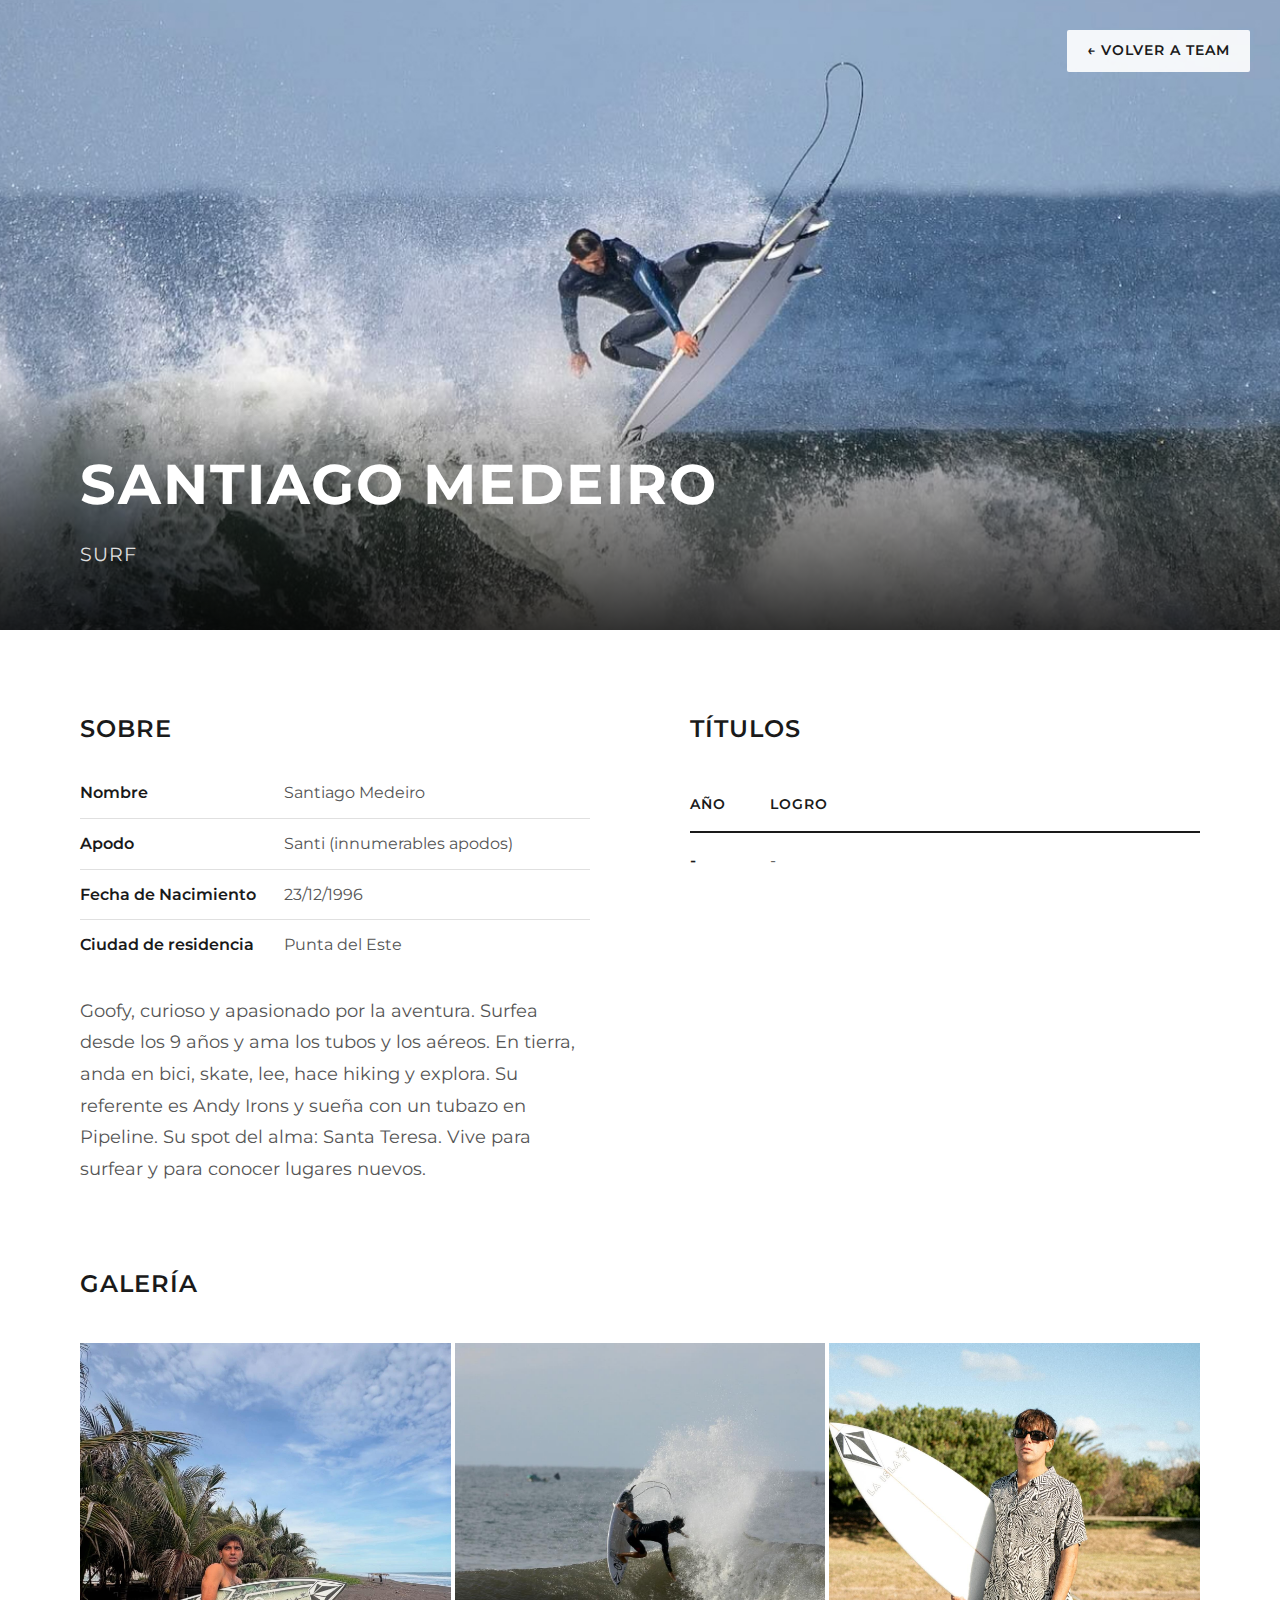
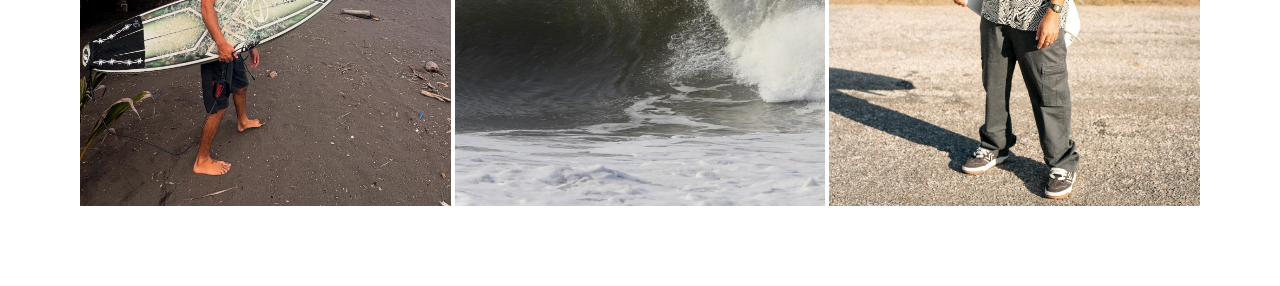
<file: santiago-medeiro.html>
<!DOCTYPE html>
<html lang="es">

<head>
    <meta charset="UTF-8">
    <meta name="viewport" content="width=device-width, initial-scale=1.0">
    <title>Santiago Medeiro - Team Riders</title>
    <link rel="preconnect" href="https://fonts.googleapis.com">
    <link rel="preconnect" href="https://fonts.gstatic.com" crossorigin>
    <link
        href="https://fonts.googleapis.com/css2?family=Caveat+Brush&family=Google+Sans+Code:ital,wght@0,300..800;1,300..800&family=Montserrat:ital,wght@0,100..900;1,100..900&display=swap"
        rel="stylesheet">
    <link rel="stylesheet" href="css/team-member.css">
</head>

<body>
    <div class="hero-banner">
        <a href="index.html" class="back-to-team">← Volver a Team</a>
        <img src="images/Fotos riders/banners/bannerSanti.jpg" alt="Santiago Medeiro">
        <div class="hero-content">
            <h1 class="hero-name">Santiago Medeiro</h1>
            <p class="hero-subtitle">Surf</p>
        </div>
    </div>

    <div class="container">
        <div class="content-section">
            <div class="description-block">
                <h2 class="description-title">Sobre</h2>
                <table class="info-table">
                    <tr>
                        <td>Nombre</td>
                        <td>Santiago Medeiro</td>
                    </tr>
                    <tr>
                        <td>Apodo</td>
                        <td>Santi (innumerables apodos)</td>
                    </tr>
                    <tr>
                        <td>Fecha de Nacimiento</td>
                        <td>23/12/1996</td>
                    </tr>
                    <tr>
                        <td>Ciudad de residencia</td>
                        <td>Punta del Este</td>
                    </tr>
                </table>
                <p class="description-text">
                    Goofy, curioso y apasionado por la aventura. Surfea desde los 9 años y ama los tubos y los aéreos.
                    En tierra, anda en bici, skate, lee, hace hiking y explora. Su referente es Andy Irons y sueña con
                    un tubazo en Pipeline. Su spot del alma: Santa Teresa. Vive para surfear y para conocer lugares
                    nuevos.
                </p>
            </div>

            <div class="achievements-block">
                <h2 class="achievements-title">Títulos</h2>
                <table class="achievements-table">
                    <thead>
                        <tr>
                            <th>Año</th>
                            <th>Logro</th>
                        </tr>
                    </thead>
                    <tbody>
                        <tr>
                            <td class="year">-</td>
                            <td>-</td>
                        </tr>
                    </tbody>
                </table>
            </div>
        </div>

        <div class="gallery-section">
            <h2 class="gallery-title">Galería</h2>
            <div class="gallery-grid">
                <div class="gallery-item">
                    <img src="images/Fotos riders/fotosSantiago/520485980_18515990128001589_1426667263306570849_n.jpg"
                        alt="Santiago Medeiro">
                </div>
                <div class="gallery-item">
                    <img src="images/Fotos riders/fotosSantiago/551760321_18528785656001589_672451262531950103_n.jpg"
                        alt="Santiago Medeiro">
                </div>
                <div class="gallery-item">
                    <img src="images/Fotos riders/fotosSantiago/581664063_18540920314001589_3733776737691222997_n.jpg"
                        alt="Santiago Medeiro">
                </div>
            </div>
        </div>
    </div>
</body>

</html>
</file>
<file: css/team-member.css>
/* Reset y estilos base */
* {
    margin: 0;
    padding: 0;
    box-sizing: border-box;
}

body {
    font-family: 'Montserrat', sans-serif;
    background-color: #fff;
    color: #333;
    line-height: 1.6;
}

/* Banner principal */
.hero-banner {
    width: 100%;
    height: 70vh;
    min-height: 500px;
    position: relative;
    overflow: hidden;
}

/* Botón volver a team */
.back-to-team {
    position: absolute;
    top: 30px;
    right: 30px;
    z-index: 10;
    padding: 10px 20px;
    background-color: rgba(255, 255, 255, 0.9);
    color: #1a1a1a;
    text-decoration: none;
    font-size: 0.85rem;
    font-weight: 600;
    text-transform: uppercase;
    letter-spacing: 1px;
    border-radius: 2px;
    transition: all 0.3s ease;
}

.back-to-team:hover {
    background-color: #fff;
    box-shadow: 0 2px 2px rgba(218, 218, 218, 0.2);
}

.hero-banner img {
    width: 100%;
    height: 100%;
    object-fit: cover;
    object-position: center;
    display: block;
}

.hero-content {
    position: absolute;
    bottom: 0;
    left: 0;
    padding: 60px 80px;
    background: linear-gradient(to top, rgba(0, 0, 0, 0.8) 0%, rgba(0, 0, 0, 0) 100%);
    width: 100%;
}

.hero-name {
    font-size: 3.5rem;
    font-weight: 700;
    color: #fff;
    text-transform: uppercase;
    letter-spacing: 2px;
    margin-bottom: 10px;
}

.hero-subtitle {
    font-size: 1.2rem;
    font-weight: 400;
    color: #e0e0e0;
    text-transform: uppercase;
    letter-spacing: 1px;
}

/* Contenedor principal */
.container {
    max-width: 1200px;
    margin: 0 auto;
    padding: 80px 40px;
}

/* Sección de dos columnas */
.content-section {
    display: grid;
    grid-template-columns: 1fr 1fr;
    gap: 60px;
    margin-bottom: 80px;
}

.description-block {
    padding-right: 20px;
}

.description-title {
    font-size: 1.5rem;
    font-weight: 600;
    margin-bottom: 20px;
    text-transform: uppercase;
    letter-spacing: 1px;
    color: #1a1a1a;
}

.description-text {
    font-size: 1.1rem;
    line-height: 1.8;
    color: #555;
    margin-top: 20px;
}

.info-table {
    width: 100%;
    border-collapse: collapse;
    margin-bottom: 25px;
}

.info-table td {
    padding: 12px 0;
    border-bottom: 1px solid #e0e0e0;
    font-size: 1rem;
    color: #555;
}

.info-table td:first-child {
    font-weight: 600;
    color: #1a1a1a;
    width: 40%;
}

.info-table tr:last-child td {
    border-bottom: none;
}

/* Tabla de achievements */
.achievements-block {
    padding-left: 20px;
}

.achievements-title {
    font-size: 1.5rem;
    font-weight: 600;
    margin-bottom: 30px;
    text-transform: uppercase;
    letter-spacing: 1px;
    color: #1a1a1a;
}

.achievements-table {
    width: 100%;
    border-collapse: collapse;
}

.achievements-table thead {
    border-bottom: 2px solid #1a1a1a;
}

.achievements-table th {
    text-align: left;
    padding: 15px 0;
    font-size: 0.9rem;
    font-weight: 600;
    text-transform: uppercase;
    letter-spacing: 1px;
    color: #1a1a1a;
}

.achievements-table td {
    padding: 15px 0;
    border-bottom: 1px solid #e0e0e0;
    font-size: 1rem;
    color: #555;
}

.achievements-table tr:last-child td {
    border-bottom: none;
}

.achievements-table .year {
    font-weight: 600;
    width: 80px;
    color: #1a1a1a;
}

/* Galería de fotos */
.gallery-section {
    margin-top: 80px;
}

.gallery-title {
    font-size: 1.5rem;
    font-weight: 600;
    margin-bottom: 40px;
    text-transform: uppercase;
    letter-spacing: 1px;
    color: #1a1a1a;
}

.gallery-grid {
    display: grid;
    grid-template-columns: repeat(3, 1fr);
    gap: 4px;
}

.gallery-item {
    position: relative;
    overflow: hidden;
    aspect-ratio: 4 / 5;
    background-color: #f5f5f5;
}

.gallery-item img {
    width: 100%;
    height: 100%;
    object-fit: cover;
    transition: transform 0.4s ease, opacity 0.4s ease;
}

.gallery-item:hover img {
    transform: scale(1.05);
    opacity: 0.9;
}

/* Responsive */
@media (max-width: 968px) {
    .back-to-team {
        top: 20px;
        right: 20px;
        padding: 8px 16px;
        font-size: 0.8rem;
    }

    .hero-banner {
        height: 50vh;
        min-height: 400px;
    }

    .hero-content {
        padding: 40px 30px;
    }

    .hero-name {
        font-size: 2.5rem;
    }

    .hero-subtitle {
        font-size: 1rem;
    }

    .content-section {
        grid-template-columns: 1fr;
        gap: 40px;
    }

    .description-block,
    .achievements-block {
        padding: 0;
    }

    .gallery-grid {
        grid-template-columns: 1fr;
    }

    .container {
        padding: 60px 30px;
    }
}

@media (max-width: 600px) {
    .back-to-team {
        top: 15px;
        right: 15px;
        padding: 6px 12px;
        font-size: 0.75rem;
    }

    .hero-banner {
        height: 40vh;
        min-height: 300px;
    }

    .hero-content {
        padding: 30px 20px;
    }

    .hero-name {
        font-size: 2rem;
    }

    .hero-subtitle {
        font-size: 0.9rem;
    }

    .container {
        padding: 40px 20px;
    }

    .description-title,
    .achievements-title,
    .gallery-title {
        font-size: 1.2rem;
    }

    .description-text {
        font-size: 1rem;
    }
}
</file>
